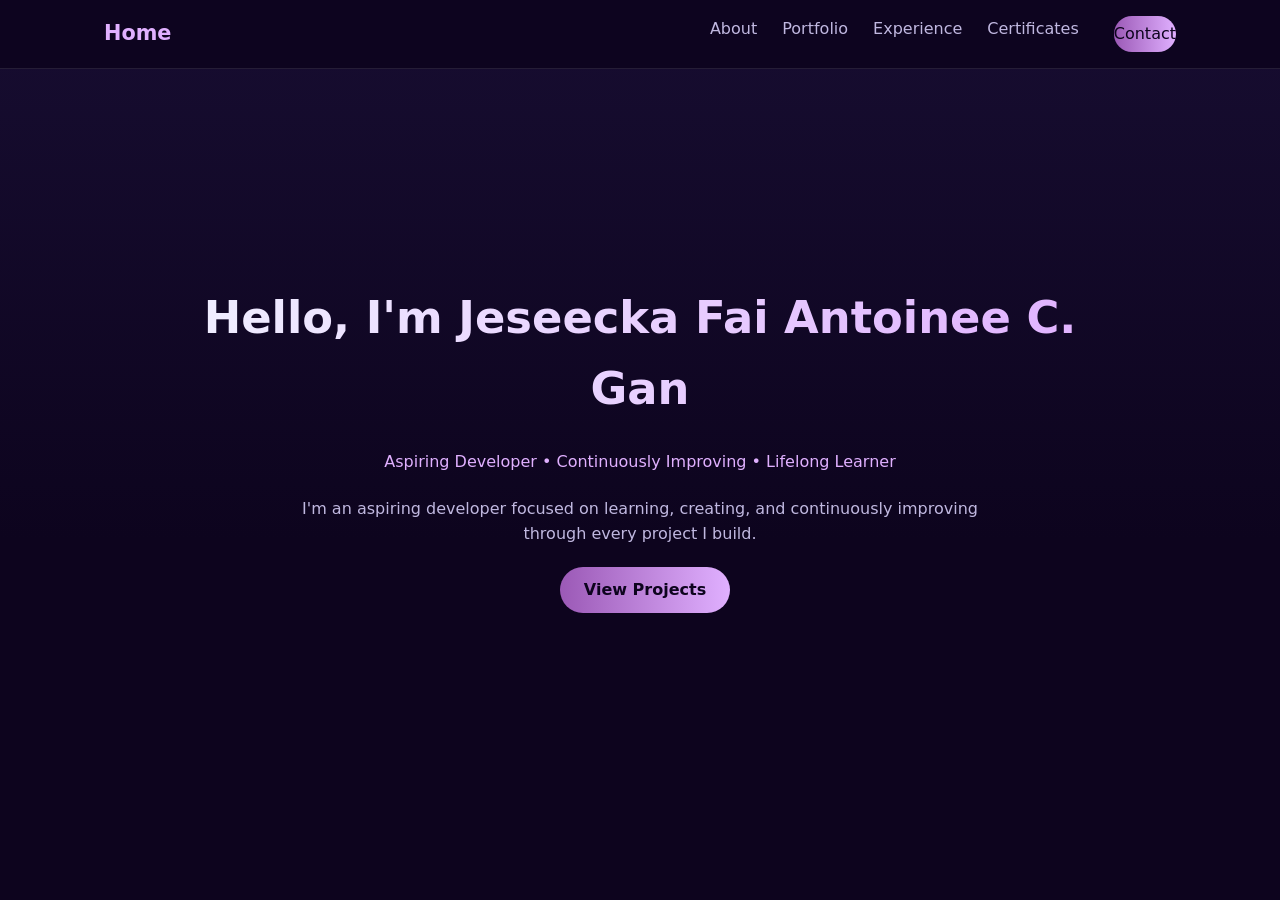
<file: index.html>
<!DOCTYPE html>
<html lang="en">
  <head>
    <meta charset="UTF-8">
    <meta name="viewport" content="width=device-width, initial-scale=1.0">
    <title>Home</title>
    <link rel="stylesheet" href="assets/style.css">
  </head>
    <body class="fade-in">
    <header>        
     <nav class="navbar">
        <a href="index.html" class="logo">Home</a>
        <span class="menu-toggle" onclick="toggleMenu()">☰</span> <ul class="nav-links">
        <li><a href="about.html">About</a></li>
        <li><a href="projects.html">Portfolio</a></li>
        <li><a href="experience.html">Experience</a></li>
        <li><a href="achievements.html">Certificates</a></li>
        <li><a href="contact.html" class="btn">Contact</a></li>
        </ul>
    </nav>        
    </header>

    <section class="hero">
    <div class="hero-text">
        <h1>Hello, I'm Jeseecka Fai Antoinee C. Gan</h1>
        <h4>Aspiring Developer • Continuously Improving • Lifelong Learner</h4>
        <p>
            I'm an aspiring developer focused on learning, creating, and continuously improving through every project I build.
        </p>
        <a href="projects.html" class="btn">View Projects</a>
    </div>
</section>


<script src="assets/script.js"></script>
</body>
</html>

<!-- Updated on (07/03/2026) for Portfolio -->
</file>
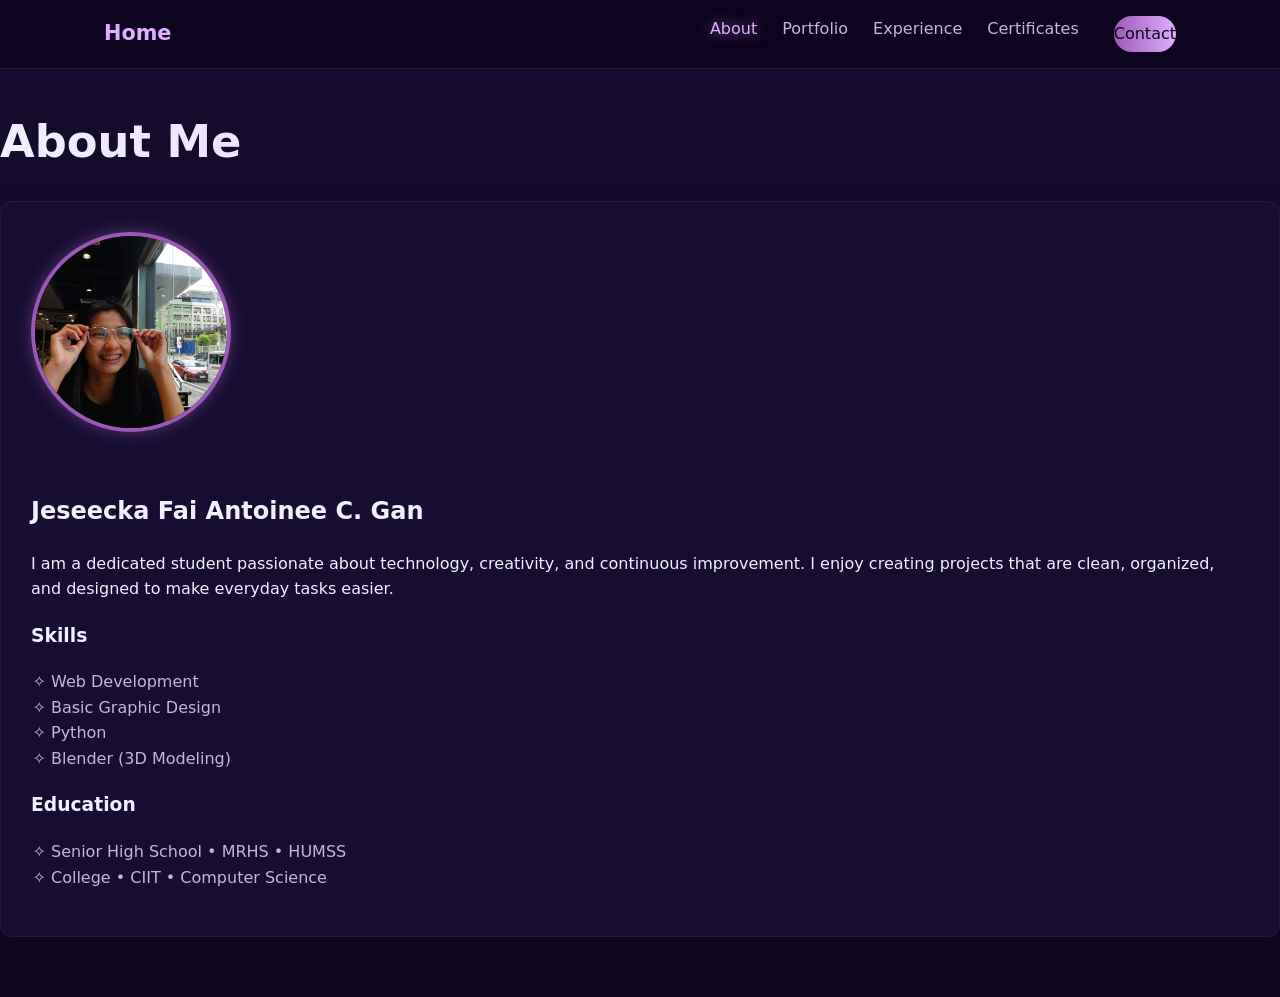
<file: about.html>
<!DOCTYPE html>
<html lang="en">
<head>
    <meta charset="UTF-8">
    <meta name="viewport" content="width=device-width, initial-scale=1.0">
    <title>About Me</title>
    <link rel="stylesheet" href="assets/style.css">
</head>

    <body class="fade-in">
   <header>
    <nav class="navbar">
        <a href="index.html" class="logo">Home</a>
        <span class="menu-toggle" onclick="toggleMenu()">☰</span>
        <ul class="nav-links">
            <li><a href="about.html" class="active">About</a></li>
            <li><a href="projects.html">Portfolio</a></li>
            <li><a href="experience.html">Experience</a></li>
            <li><a href="achievements.html">Certificates</a></li>
            <li><a href="contact.html" class="btn">Contact</a></li>
        </ul>
    </nav>
</header>

    <section class="about">
    <h1>About Me</h1>

    <div class="about-container">
        <img src="assets/pfp.jpg" class="profile-img" alt="Profile Photo" width="200" height="200">
        
        <div>
            <h2>Jeseecka Fai Antoinee C. Gan</h2>
            <p>
                I am a dedicated student passionate about technology, creativity, and continuous improvement.
                I enjoy creating projects that are clean, organized, and designed to make everyday tasks easier.
            </p>
            
            <h3>Skills</h3>
            <ul class="skills-list">
                <li>Web Development</li>
                <li>Basic Graphic Design</li>
                <li>Python</li>
                <li>Blender (3D Modeling)</li>
            </ul>

            <h3>Education</h3>
            <ul class="education">
                <li>Senior High School • MRHS • HUMSS </li>
                <li>College • CIIT • Computer Science </li>
            </ul>
        </div>
    </div>
</section>

<script src="assets/script.js"></script>
</body>
</html>
</file>
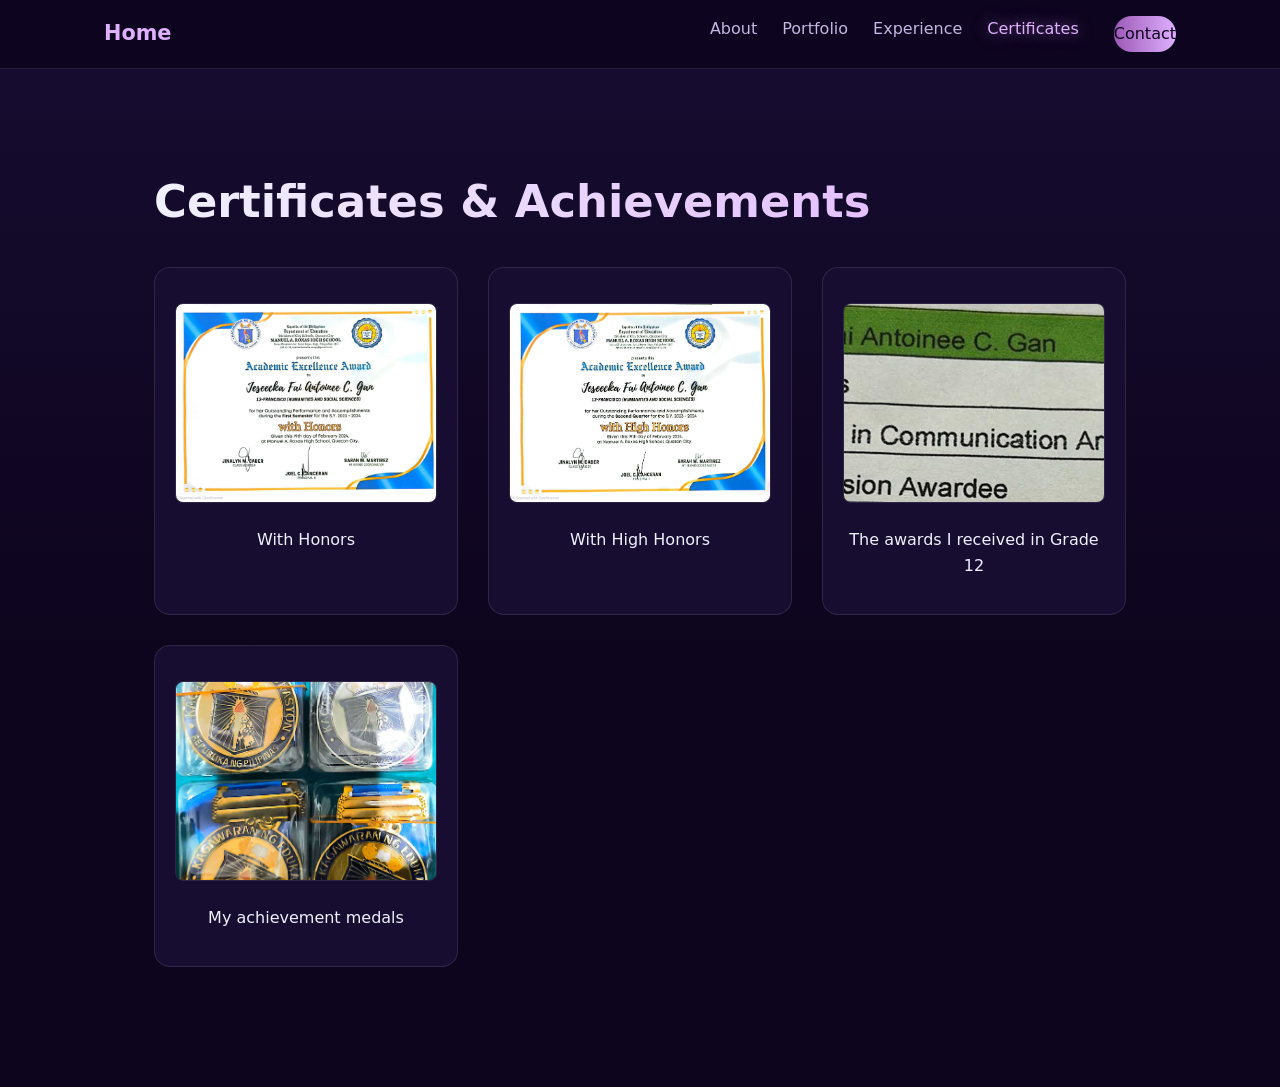
<file: achievements.html>
<!DOCTYPE html>
<html lang="en">
<head>
    <meta charset="UTF-8">
    <meta name="viewport" content="width=device-width, initial-scale=1.0">
    <title>Achievements</title>
    <link rel="stylesheet" href="assets/style.css">
</head>

    <body class="fade-in">
   <header>
    <nav class="navbar">
        <a href="index.html" class="logo">Home</a>
        <span class="menu-toggle" onclick="toggleMenu()">☰</span>
        <ul class="nav-links">
            <li><a href="about.html" class="active">About</a></li>
            <li><a href="projects.html">Portfolio</a></li>
            <li><a href="experience.html">Experience</a></li>
            <li><a href="achievements.html">Certificates</a></li>
            <li><a href="contact.html" class="btn">Contact</a></li>
        </ul>
    </nav>
</header>

    <section class="page-section">
    <h1>Certificates & Achievements</h1>

    <div class="cert-grid">
        <div class="cert-card">
            <img src="assets/With_honors.jpg" alt="With Honors Certificate" width="300" height="200">
            <p>With Honors</p>
        </div>

        <div class="cert-card">
            <img src="assets/High_Honors.jpg" alt="With High Honors Certificate" width="300" height="200">
            <p>With High Honors</p>
        </div>

        <div class="cert-card">
            <img src="assets/awards.jpg" alt="awards" width="300" height="200">
            <p>The awards I received in Grade 12</p>
        </div>

        <div class="cert-card">
            <img src="assets/Medals.jpg" alt="medals" width="300" height="200">
            <p>My achievement medals</p>
        </div>
    </div>

</section>

<script src="assets/script.js"></script>
</body>
</html>
</file>
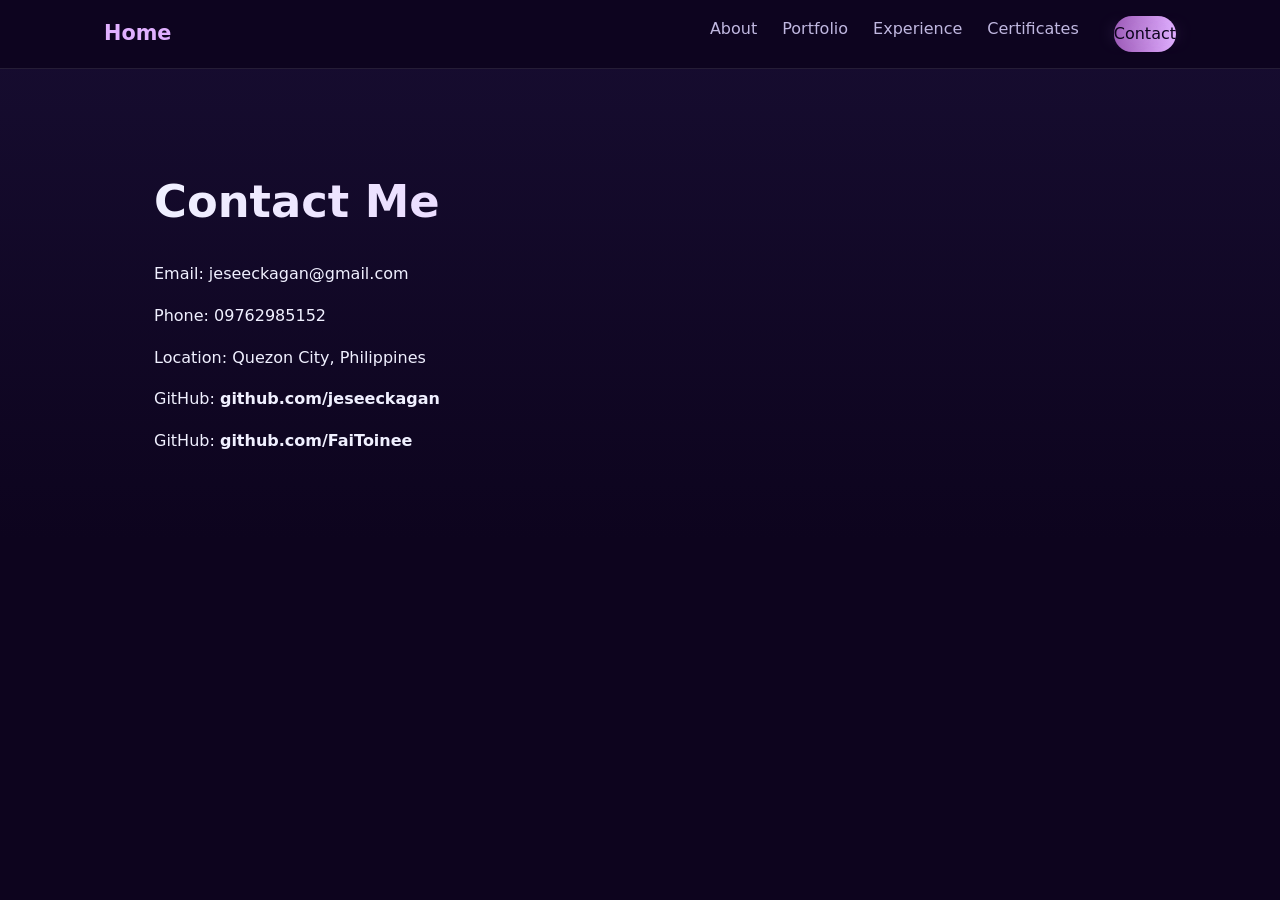
<file: contact.html>
<!DOCTYPE html>
<html lang="en">
<head>
    <meta charset="UTF-8">
    <meta name="viewport" content="width=device-width, initial-scale=1.0">
    <title>Contact</title>
    <link rel="stylesheet" href="assets/style.css">
</head>

    <body class="fade-in">
   <header>
    <nav class="navbar">
        <a href="index.html" class="logo">Home</a>
        <span class="menu-toggle" onclick="toggleMenu()">☰</span>
        <ul class="nav-links">
            <li><a href="about.html" class="active">About</a></li>
            <li><a href="projects.html">Portfolio</a></li>
            <li><a href="experience.html">Experience</a></li>
            <li><a href="achievements.html">Certificates</a></li>
            <li><a href="contact.html" class="btn">Contact</a></li>
        </ul>
    </nav>
</header>

    <section class="page-section">
    <h1>Contact Me</h1>
    
    <p>Email: jeseeckagan@gmail.com</p>
    <p>Phone: 09762985152</p>
    <p>Location: Quezon City, Philippines</p>
    <p>GitHub: <strong><a href="https://github.com/jeseeckagan" target="_blank">github.com/jeseeckagan</a></strong></p>
    <p>GitHub: <strong><a href="https://github.com/FaiToinee" target="_blank">github.com/FaiToinee</a></strong></p>


</section>

<script src="assets/script.js"></script>
</body>
</html>
</file>
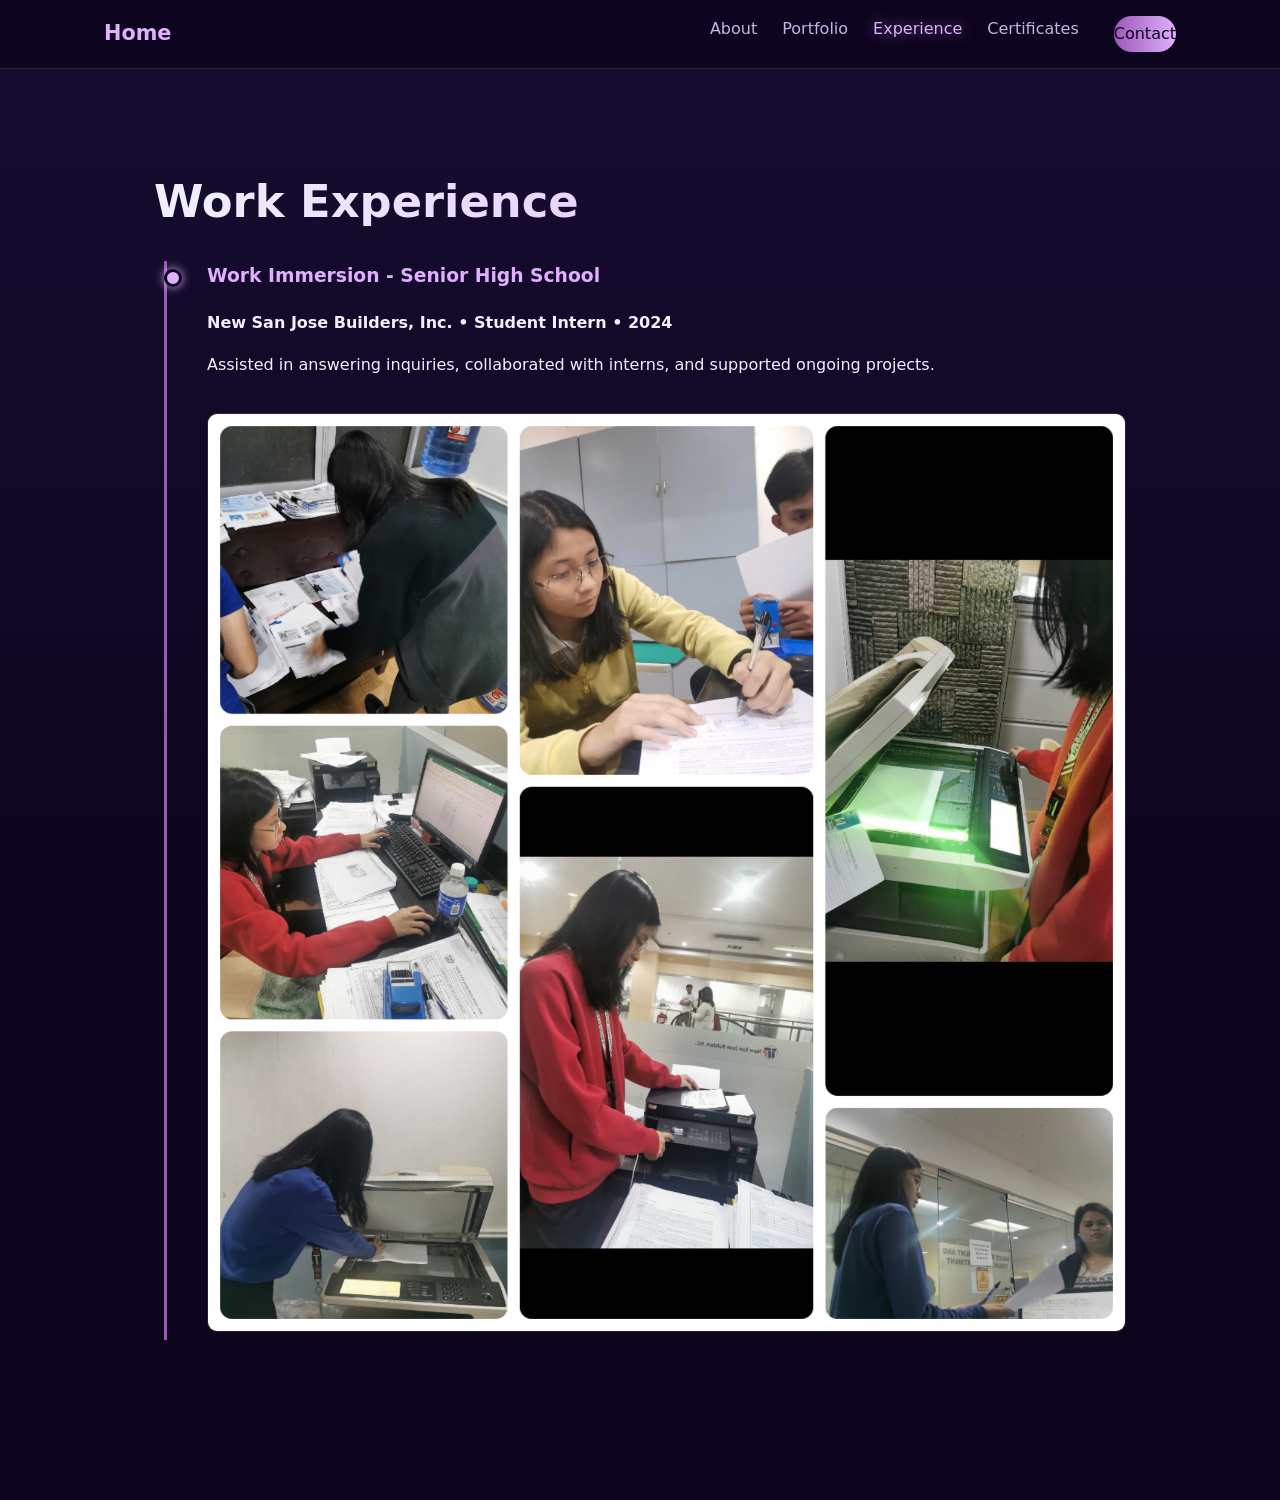
<file: experience.html>
<!DOCTYPE html>
<html lang="en">
<head>
    <meta charset="UTF-8">
    <meta name="viewport" content="width=device-width, initial-scale=1.0">
    <title>Experience</title>
    <link rel="stylesheet" href="assets/style.css">
</head>

    <body class="fade-in">
    <header>
        <nav class="navbar">
            <a href="index.html" class="logo">Home</a>
            <span class="menu-toggle" onclick="toggleMenu()">☰</span>
            <ul class="nav-links">
                <li><a href="about.html">About</a></li>
                <li><a href="projects.html">Portfolio</a></li>
                <li><a href="experience.html">Experience</a></li>
                <li><a href="achievements.html">Certificates</a></li>
                <li><a href="contact.html" class="btn">Contact</a></li>
            </ul>
        </nav>
    </header>

    <section class="page-section">
        <h1>Work Experience</h1>
        <div class="timeline">
            <div class="timeline-item">
                <h3>Work Immersion - Senior High School</h3>
                <p><strong>New San Jose Builders, Inc. • Student Intern • 2024</strong></p>
                <p>Assisted in answering inquiries, collaborated with interns, and supported ongoing projects.</p>
                <img src="assets/work.png" alt="Work Experience">
            </div>
        </div>
    </section>

    <script src="assets/script.js"></script>
</body>
</html>
</file>
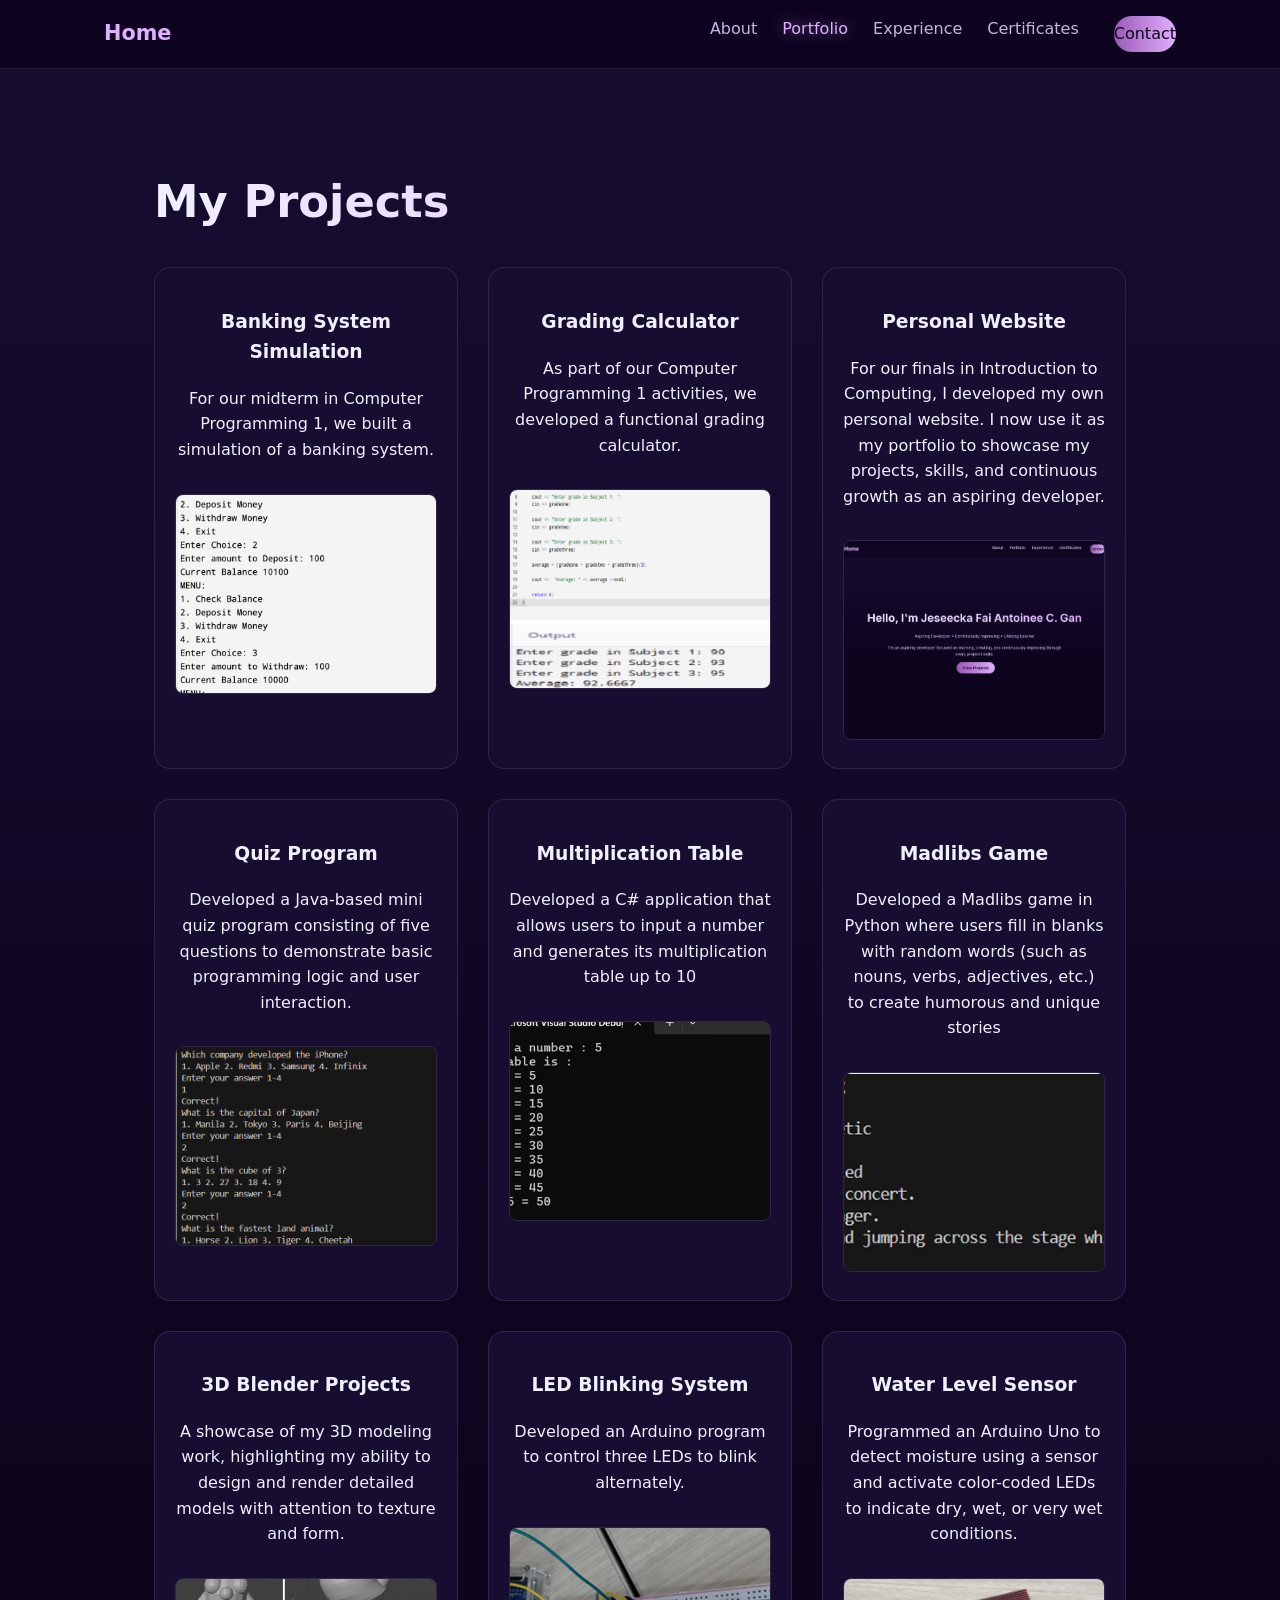
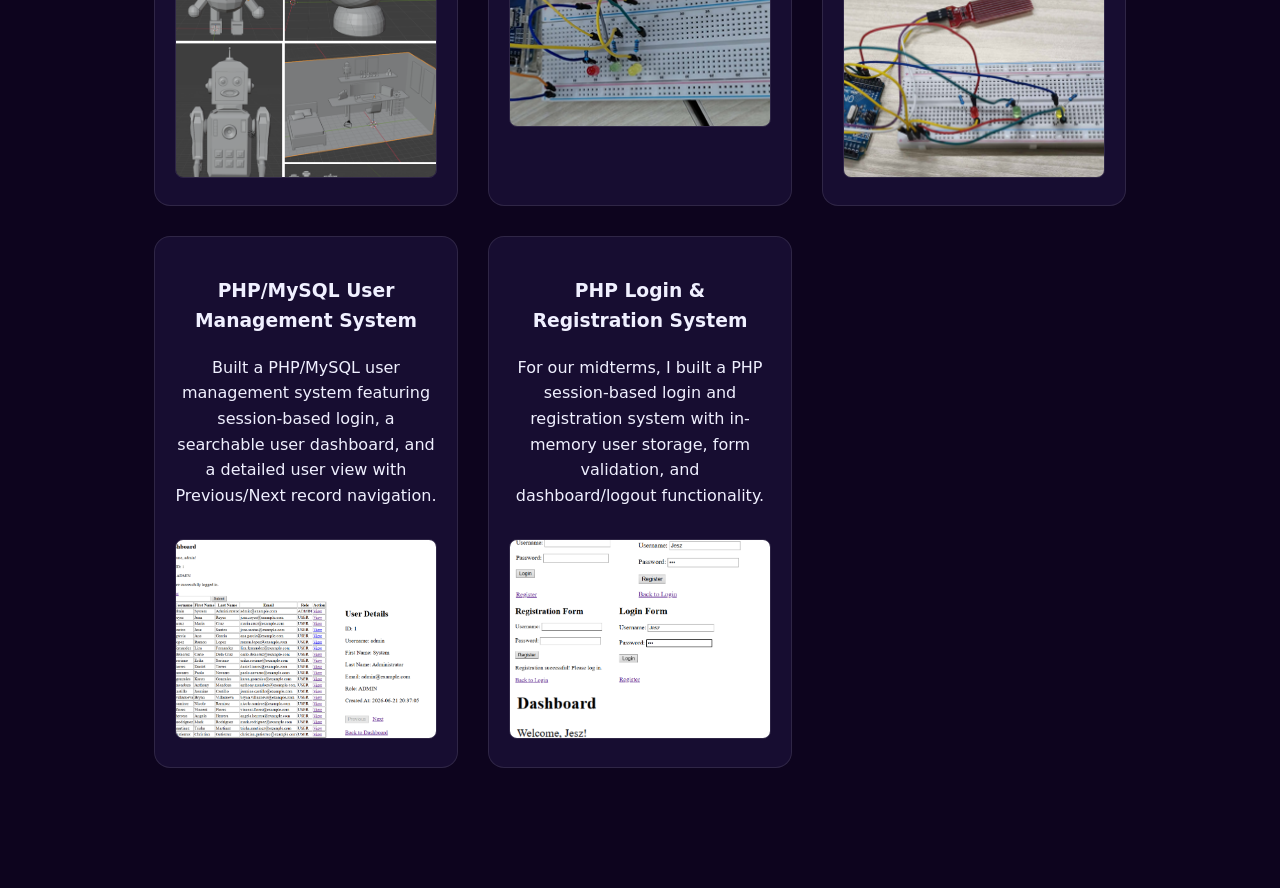
<file: projects.html>
<!DOCTYPE html>
<html lang="en">
<head>
    <meta charset="UTF-8">
    <meta name="viewport" content="width=device-width, initial-scale=1.0">
    <title>My Projects</title>
    <link rel="stylesheet" href="assets/style.css">
</head>

    <body class="fade-in">
   <header>
    <nav class="navbar">
        <a href="index.html" class="logo">Home</a>
        <span class="menu-toggle" onclick="toggleMenu()">☰</span>
        <ul class="nav-links">
            <li><a href="about.html">About</a></li>
             <li><a href="projects.html">Portfolio</a></li>
            <li><a href="experience.html">Experience</a></li>
            <li><a href="achievements.html">Certificates</a></li>
            <li><a href="contact.html" class="btn">Contact</a></li>
        </ul>
    </nav>
</header>

    <section class="page-section">
    <h1>My Projects</h1>

    <div class="projects-grid">
        <div class="project-card">
            <h3>Banking System Simulation</h3>
            <p>For our midterm in Computer Programming 1, we built a simulation of a banking system.</p>
            <img src="assets/project 1.png" alt="Banking System Project" width="500" height="500">
        </div>

        <div class="project-card">
            <h3>Grading Calculator</h3>
            <p>As part of our Computer Programming 1 activities, we developed a functional grading calculator.</p>
            <img src="assets/project 2.png" alt="Grading Calculator Project" width="500" height="500">
        </div>

        <div class="project-card">
            <h3>Personal Website</h3>
            <p>For our finals in Introduction to Computing, I developed my own personal website. I now use it as my portfolio to showcase my projects, skills, and continuous growth as an aspiring developer.</p>
            <img src="assets/project 3.png" alt="Personal Website Project" width="500" height="500">
        </div>

        <div class="project-card">
            <h3>Quiz Program</h3>
            <p>Developed a Java-based mini quiz program consisting of five questions to demonstrate basic programming logic and user interaction.</p>
            <img src="assets/project 4.png" alt="Quiz Program Activity" width="500" height="500">
        </div>

        <div class="project-card">
            <h3>Multiplication Table</h3>
            <p>Developed a C# application that allows users to input a number and generates its multiplication table up to 10</p>
            <img src="assets/project 5.png" alt="Multiplication Table Project" width="500" height="500">
        </div>

         <div class="project-card">
            <h3>Madlibs Game</h3>
            <p>Developed a Madlibs game in Python where users fill in blanks with random words (such as nouns, verbs, adjectives, etc.) to create humorous and unique stories</p>
            <img src="assets/project 6.png" alt="Madlibs Game Project" width="500" height="500">
        </div>

        <div class="project-card">
            <h3>3D Blender Projects</h3>
            <p>A showcase of my 3D modeling work, highlighting my ability to design and render detailed models with attention to texture and form.</p>
            <img src="assets/project 7.png" alt="3D Modeling Project" width="500" height="500">
        </div>

        <div class="project-card">
            <h3>LED Blinking System</h3>
            <p>Developed an Arduino program to control three LEDs to blink alternately.</p>
            <img src="assets/project 8.png" alt="LED Blinking System Project" width="500" height="500">
        </div>

        <div class="project-card">
            <h3>Water Level Sensor</h3>
            <p>Programmed an Arduino Uno to detect moisture using a sensor and activate color-coded LEDs to indicate dry, wet, or very wet conditions.</p>
            <img src="assets/project 9.png" alt="Water Level Sensor Project" width="500" height="500">
        </div>

         <div class="project-card">
            <h3>PHP/MySQL User Management System</h3>
            <p>Built a PHP/MySQL user management system featuring session-based login, a searchable user dashboard, and a detailed user view with Previous/Next record navigation.</p>
            <img src="assets/project 10.png" alt="PHP/MySQL User Management System Project" width="500" height="500">
        </div>

        <div class="project-card">
            <h3>PHP Login & Registration System</h3>
            <p>For our midterms, I built a PHP session-based login and registration system with in-memory user storage, form validation, and dashboard/logout functionality.</p>
            <img src="assets/project 11.png" alt="PHP Login & Registration System Project" width="500" height="500">
        </div>
    </div>
    
    </section>

<script src="assets/script.js"></script>
</body>
</html>
</file>
<file: assets/style.css>
/* ==========================================================
   Variables & Reset
   ========================================================== */
:root {
    --bg: #0d041e;      /* Deep dark purple background */
    --panel: #170d31;   /* Slightly lighter panel/card background */
    --muted: #c0b8e0;   /* Light muted text for paragraphs */
    --accent-1: #9b59b6; /* Primary deep purple */
    --accent-2: #e0b0ff; /* Light, bright purple accent (for highlights) */
    --text: #f0f0ff;    /* Primary text color */
    --transition: 300ms cubic-bezier(.4, 0, .2, 1);
}

* { box-sizing: border-box; }

body {
    margin: 0;
    font-family: 'Inter', system-ui, sans-serif;
    background: linear-gradient(180deg, #170d31, var(--bg) 60%);
    color: var(--text);
    line-height: 1.6;
    min-height: 100vh;
    padding-bottom: 60px;
}

/* Links Reset */
a { text-decoration: none; color: inherit; }

/* Fade In Animation */
.fade-in { animation: fadeIn 450ms var(--transition) both; }
@keyframes fadeIn {
    from { opacity: 0; transform: translateY(6px); }
    to { opacity: 1; transform: translateY(0); }
}

/* ==========================================================
   NAVIGATION
   ========================================================== */
header {
    position: sticky; top: 0; z-index: 100;
    background: rgba(13, 4, 30, 0.9); /* Semi-transparent dark bg */
    backdrop-filter: blur(10px);
    border-bottom: 1px solid rgba(255,255,255,0.1);
}

.navbar {
    display: flex;
    justify-content: space-between;
    align-items: center;
    padding: 1rem 5%;
    max-width: 1200px;
    margin: auto;
}

.logo {
    font-weight: 700;
    font-size: 1.3rem;
    color: var(--accent-2);
}

.menu-toggle {
    display: none;
    font-size: 1.5rem;
    cursor: pointer;
}

.nav-links {
    list-style: none;
    display: flex;
    gap: 25px;
    padding: 0;
    margin: 0;
}

.nav-links a {
    color: var(--muted);
    font-weight: 500;
    padding: 5px 0;
    transition: color 0.2s, text-shadow 0.2s;
}

.nav-links a:hover, .nav-links a.active {
    color: var(--accent-2);
    text-shadow: 0 0 15px rgba(224, 176, 255, 0.6);
}

/* Buttons */
.btn {
    display: inline-block;
    padding: 10px 24px;
    background: linear-gradient(90deg, var(--accent-1), var(--accent-2));
    color: var(--bg) !important;
    border-radius: 50px;
    font-weight: 600;
    margin-left: 10px;
    transition: transform 0.2s, box-shadow 0.2s;
}
.btn:hover {
    transform: scale(1.05);
    box-shadow: 0 5px 20px rgba(155, 89, 182, 0.5);
}

/* Mobile Menu */
@media (max-width: 768px) {
    .menu-toggle { display: block; }

    .nav-links {
        display: none;
        flex-direction: column;
        background: var(--panel);
        position: absolute;
        top: 100%;
        right: 5%; /* Adjusting for a neat mobile dropdown */
        width: 200px;
        padding: 20px;
        border-radius: 8px;
        border: 1px solid rgba(255,255,255,0.1);
        gap: 10px;
        box-shadow: 0 5px 20px rgba(0,0,0,0.4);
    }
    
    .nav-links.show {
        display: flex; /* Class toggled by JS to show menu */
    }

    .nav-links a { padding: 8px 0; }
    .btn { margin-left: 0; margin-top: 10px; }
}

/* ==========================================================
   LAYOUT & SECTIONS
   ========================================================== */
.page-section, .hero {
    padding: 60px 5%;
    max-width: 1100px;
    margin: 0 auto;
}

h1 {
    font-size: 2.8rem;
    margin-bottom: 1.5rem;
    /* Gradient text effect */
    background: linear-gradient(90deg, var(--text), var(--accent-2));
    -webkit-background-clip: text;
    -webkit-text-fill-color: transparent;
}

/* Hero Section (Index.html) */
.hero {
    min-height: 80vh;
    display: flex;
    align-items: center;
    justify-content: center;
    text-align: center;
}
.hero-text h4 { color: var(--accent-2); margin-top: 0; font-weight: 400; }
.hero-text p { max-width: 700px; margin: 20px auto; color: var(--muted); }

/* ABOUT PAGE */
.about-container {
    display: flex;
    gap: 40px;
    align-items: flex-start;
    flex-wrap: wrap;
    background: var(--panel);
    padding: 30px;
    border-radius: 12px;
    border: 1px solid rgba(255,255,255,0.05);
}

.profile-img {
    width: 200px; height: 200px;
    object-fit: cover;
    border-radius: 50%;
    border: 4px solid var(--accent-1);
    box-shadow: 0 0 15px rgba(155, 89, 182, 0.5);
}

.skills-list, .education {
    padding-left: 20px;
    color: var(--muted);
    list-style-type: '✧ '; /* Custom bullet point */
}


/* EXPERIENCE TIMELINE */
.timeline {
    border-left: 3px solid var(--accent-1);
    padding-left: 30px;
    margin-left: 10px;
}

.timeline-item {
    margin-bottom: 40px;
    padding-left: 10px;
    position: relative;
}

/* Dot on timeline */
.timeline-item::before {
    content: '';
    position: absolute;
    left: -33px; top: 8px;
    width: 12px; height: 12px;
    background: var(--accent-2);
    border: 3px solid var(--bg);
    border-radius: 50%;
    box-shadow: 0 0 10px var(--accent-2);
}

.timeline h3 { color: var(--accent-2); margin-top: 0; }
.timeline strong { color: var(--text); }
.timeline img {
    margin-top: 20px;
    border-radius: 10px;
    max-width: 100%;
    border: 1px solid rgba(255,255,255,0.1);
}

/* ==========================================================
   GRIDS (Projects & Certs) - Hover Handled Here!
   ========================================================== */
.projects-grid, .cert-grid {
    display: grid;
    grid-template-columns: repeat(auto-fit, minmax(280px, 1fr));
    gap: 30px;
    margin-top: 30px;
}

.project-card, .cert-card {
    background: var(--panel);
    padding: 20px;
    border-radius: 16px;
    border: 1px solid rgba(255,255,255,0.1);
    text-align: center;
    transition: transform var(--transition), box-shadow var(--transition);
    cursor: pointer; /* Indicates it's clickable */
}

/* Hover effect */
.project-card:hover, .cert-card:hover {
    transform: translateY(-8px); /* Lifts the card */
    box-shadow: 0 15px 40px rgba(0,0,0,0.6), 0 0 20px rgba(224, 176, 255, 0.3); /* Adds glow */
}

.project-card img, .cert-card img {
    width: 100%;
    height: 200px;
    object-fit: cover;
    border-radius: 8px;
    margin-top: 15px;
    border: 1px solid rgba(255,255,255,0.1);
    transition: transform 0.3s;
    cursor: zoom-in; /* Indicates the image can be enlarged */
}

/* Optional: Subtle image zoom on card hover */
.project-card:hover img, .cert-card:hover img {
    transform: scale(1.02);
}
</file>
